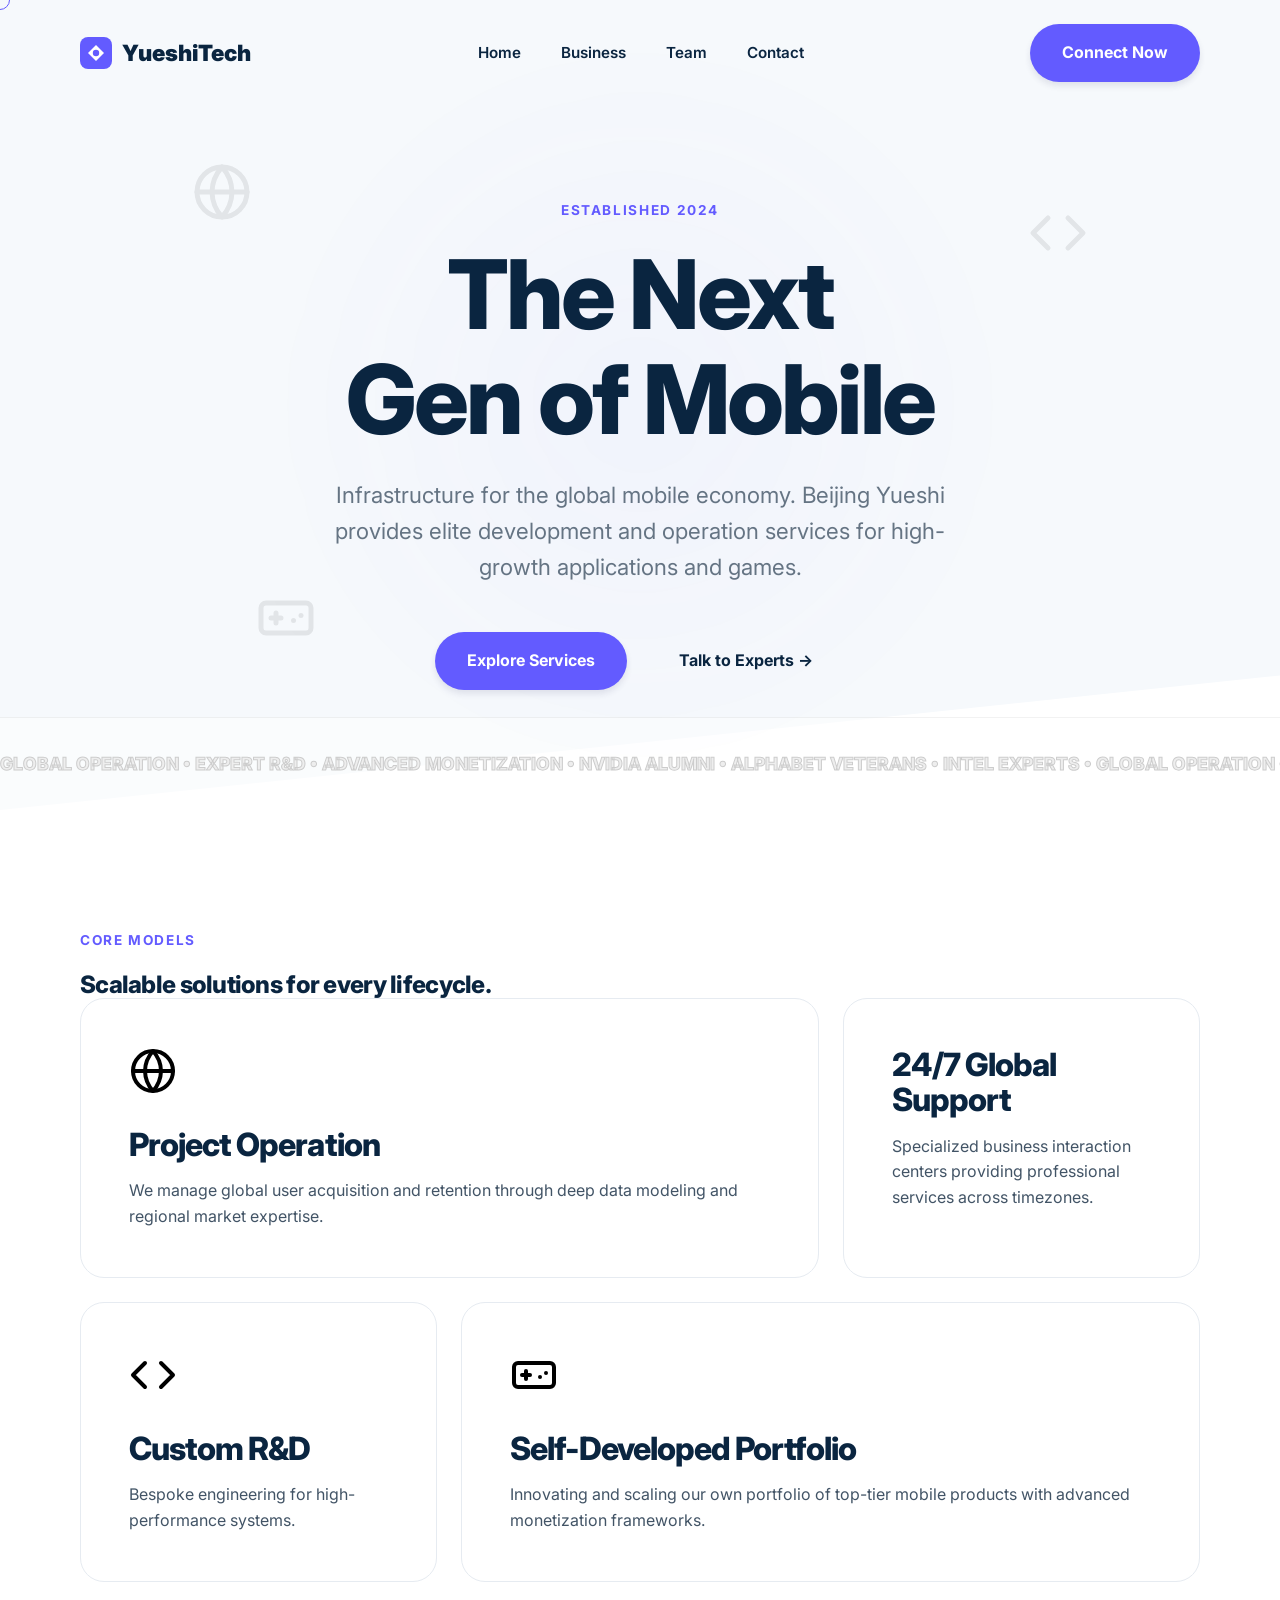
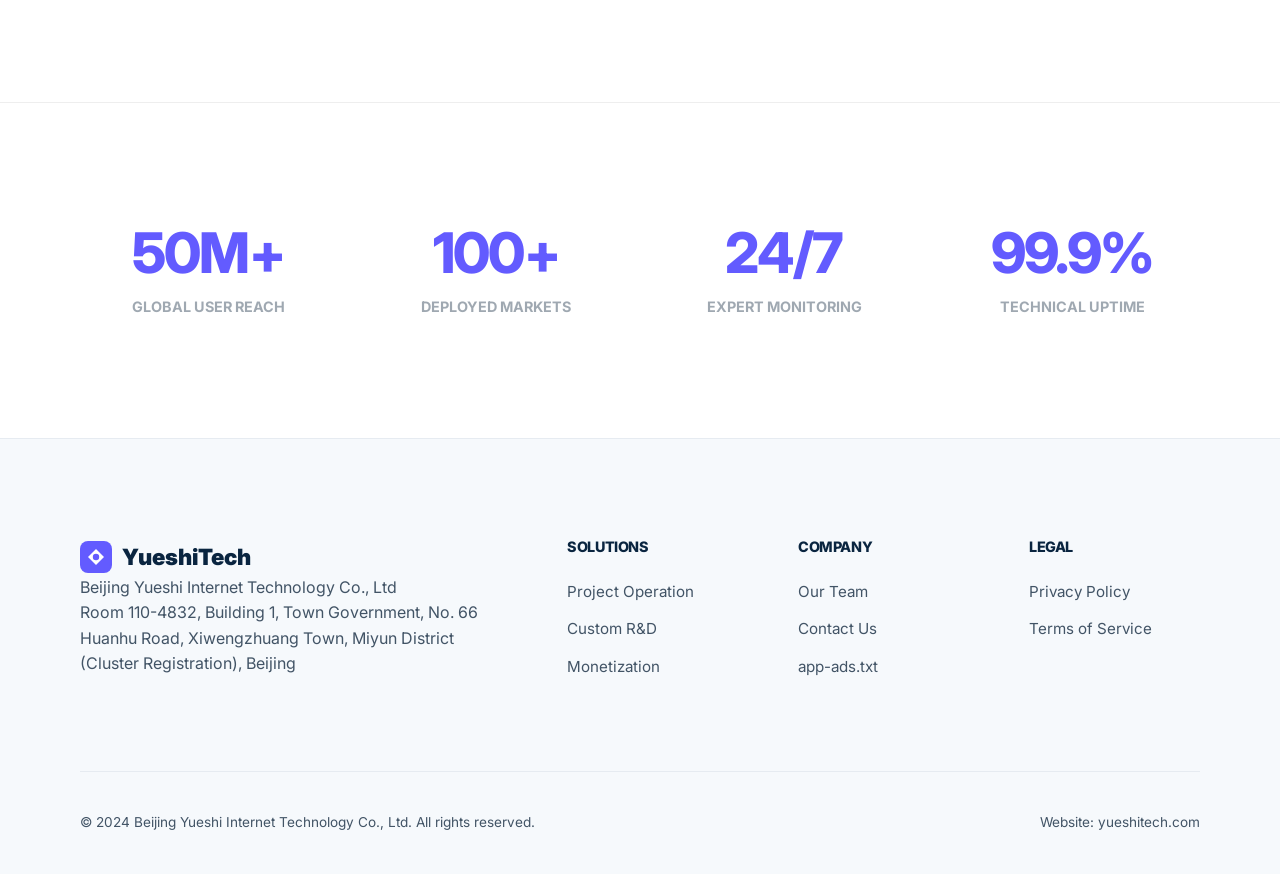
<file: index.html>
<!DOCTYPE html>
<html lang="en">
<head>
    <meta charset="UTF-8">
    <meta name="viewport" content="width=device-width, initial-scale=1.0">
    <title>Beijing Yueshi Internet Technology | Infrastructure for the Global Mobile Economy</title>
    <meta name="description" content="Beijing Yueshi Internet Technology Co., Ltd provides world-class mobile application and game operation, custom R&D, and monetization services. Powered by veterans from NVIDIA, Alphabet, and Intel.">
    <meta name="keywords" content="mobile app development, game operation, app monetization, global mobile services, Yueshi Technology, NVIDIA alumni, Alphabet alumni, Intel alumni">
    <link rel="stylesheet" href="css/style.css">
    <link rel="icon" href="svg/logo.svg" type="image/svg+xml">
    <link rel="preconnect" href="https://fonts.googleapis.com">
    <link rel="preconnect" href="https://fonts.gstatic.com" crossorigin>
    <link href="https://fonts.googleapis.com/css2?family=Inter:wght@400;500;600;700;800;900&display=swap" rel="stylesheet">
</head>
<body>
    <div class="cursor"></div>

    <header id="header">
        <div class="container">
            <nav>
                <a href="index.html" class="logo">
                    <img src="svg/logo.svg" alt="Yueshi Logo">
                    <span>YueshiTech</span>
                </a>
                <ul class="nav-links">
                    <li><a href="index.html">Home</a></li>
                    <li><a href="business.html">Business</a></li>
                    <li><a href="team.html">Team</a></li>
                    <li><a href="contact.html">Contact</a></li>
                </ul>
                <a href="contact.html" class="btn btn-primary">Connect Now</a>
            </nav>
        </div>
    </header>

    <main>
        <section id="home" class="hero">
            <div class="container hero-wrapper">
                <div class="hero-content">
                    <span class="section-tag">Established 2024</span>
                    <h1 class="reveal-text">
                        The Next <br>Gen of Mobile
                    </h1>
                    <p>Infrastructure for the global mobile economy. Beijing Yueshi provides elite development and operation services for high-growth applications and games.</p>
                    <div class="hero-btns">
                        <a href="business.html" class="btn btn-primary">Explore Services</a>
                        <a href="contact.html" class="btn btn-secondary">Talk to Experts &rarr;</a>
                    </div>
                </div>
                <div class="hero-visual">
                    <div class="mesh-gradient"></div>
                    <div class="floating-icons">
                        <img src="svg/icon-global.svg" class="f-icon i-1" alt="">
                        <img src="svg/icon-dev.svg" class="f-icon i-2" alt="">
                        <img src="svg/icon-game.svg" class="f-icon i-3" alt="">
                    </div>
                </div>
            </div>
            <div class="marquee-bar">
                <div class="marquee-content">
                    <span>Global Operation • Expert R&D • Advanced Monetization • NVIDIA Alumni • Alphabet Veterans • Intel Experts • Global Operation • Expert R&D • Advanced Monetization • NVIDIA Alumni • Alphabet Veterans • Intel Experts •</span>
                </div>
            </div>
        </section>

        <section class="section bento-section">
            <div class="container">
                <span class="section-tag">Core Models</span>
                <h2>Scalable solutions for every lifecycle.</h2>
                <div class="bento-grid">
                    <div class="bento-item large">
                        <img src="svg/icon-global.svg" class="feature-icon" alt="">
                        <h3>Project Operation</h3>
                        <p>We manage global user acquisition and retention through deep data modeling and regional market expertise.</p>
                    </div>
                    <div class="bento-item small accent-bg">
                        <h3>24/7 Global Support</h3>
                        <p>Specialized business interaction centers providing professional services across timezones.</p>
                    </div>
                    <div class="bento-item small">
                        <img src="svg/icon-dev.svg" class="feature-icon" alt="">
                        <h3>Custom R&D</h3>
                        <p>Bespoke engineering for high-performance systems.</p>
                    </div>
                    <div class="bento-item large">
                        <img src="svg/icon-game.svg" class="feature-icon" alt="">
                        <h3>Self-Developed Portfolio</h3>
                        <p>Innovating and scaling our own portfolio of top-tier mobile products with advanced monetization frameworks.</p>
                    </div>
                </div>
            </div>
        </section>

        <section class="section stats-section">
            <div class="container">
                <div class="stats-grid">
                    <div class="stat-item">
                        <h4>50M+</h4>
                        <p>Global User Reach</p>
                    </div>
                    <div class="stat-item">
                        <h4>100+</h4>
                        <p>Deployed Markets</p>
                    </div>
                    <div class="stat-item">
                        <h4>24/7</h4>
                        <p>Expert Monitoring</p>
                    </div>
                    <div class="stat-item">
                        <h4>99.9%</h4>
                        <p>Technical Uptime</p>
                    </div>
                </div>
            </div>
        </section>
    </main>

    <footer>
        <div class="container">
            <div class="footer-grid">
                <div class="footer-company">
                    <a href="index.html" class="logo">
                        <img src="svg/logo.svg" alt="Yueshi Logo">
                        <span>YueshiTech</span>
                    </a>
                    <p class="name">Beijing Yueshi Internet Technology Co., Ltd</p>
                    <p class="addr">Room 110-4832, Building 1, Town Government, No. 66 Huanhu Road, Xiwengzhuang Town, Miyun District (Cluster Registration), Beijing</p>
                </div>
                <div class="footer-links">
                    <h4>Solutions</h4>
                    <ul>
                        <li><a href="business.html">Project Operation</a></li>
                        <li><a href="business.html">Custom R&D</a></li>
                        <li><a href="business.html">Monetization</a></li>
                    </ul>
                </div>
                <div class="footer-links">
                    <h4>Company</h4>
                    <ul>
                        <li><a href="team.html">Our Team</a></li>
                        <li><a href="contact.html">Contact Us</a></li>
                        <li><a href="app-ads.txt">app-ads.txt</a></li>
                    </ul>
                </div>
                <div class="footer-links">
                    <h4>Legal</h4>
                    <ul>
                        <li><a href="privacy.html">Privacy Policy</a></li>
                        <li><a href="terms.html">Terms of Service</a></li>
                    </ul>
                </div>
            </div>
            <div class="footer-bottom">
                <p>&copy; 2024 Beijing Yueshi Internet Technology Co., Ltd. All rights reserved.</p>
                <p>Website: <a href="https://yueshitech.com" style="color: inherit; text-decoration: none;">yueshitech.com</a></p>
            </div>
        </div>
    </footer>

    <script src="js/script.js"></script>
</body>
</html>
</file>
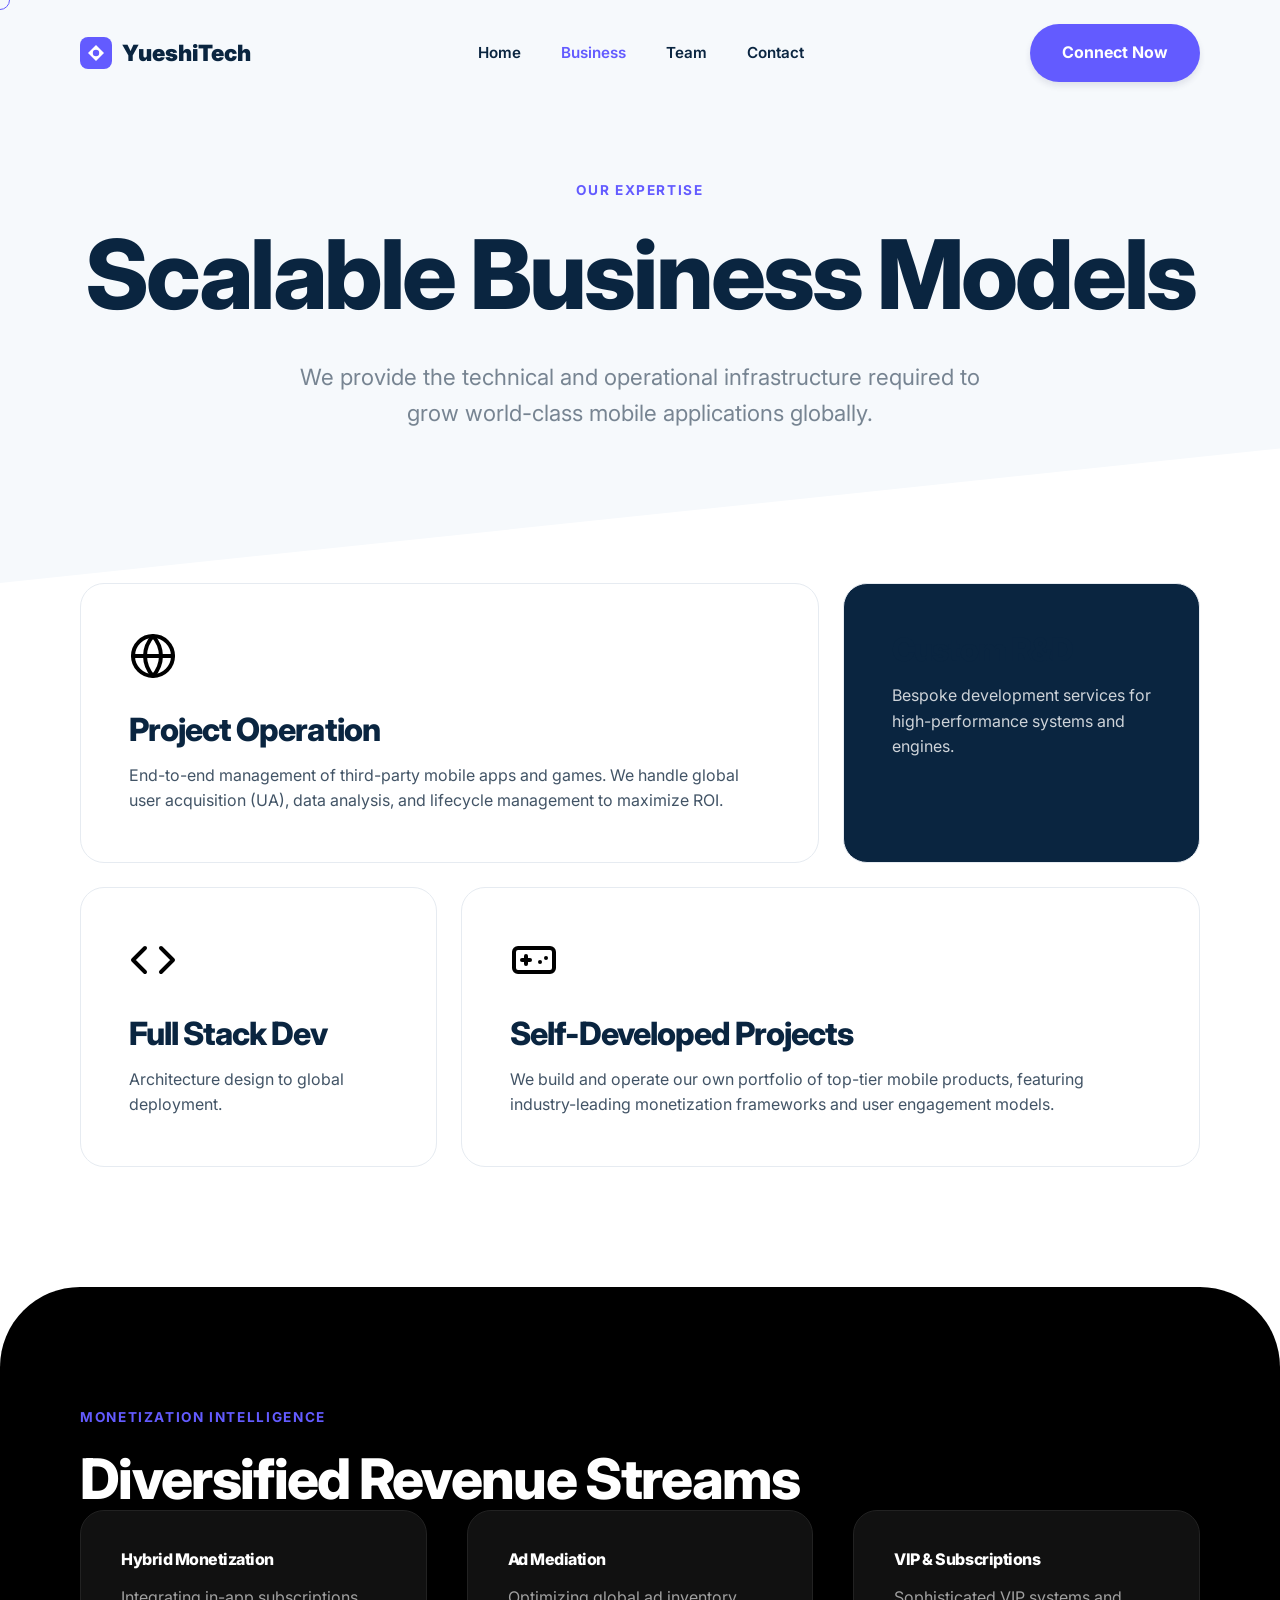
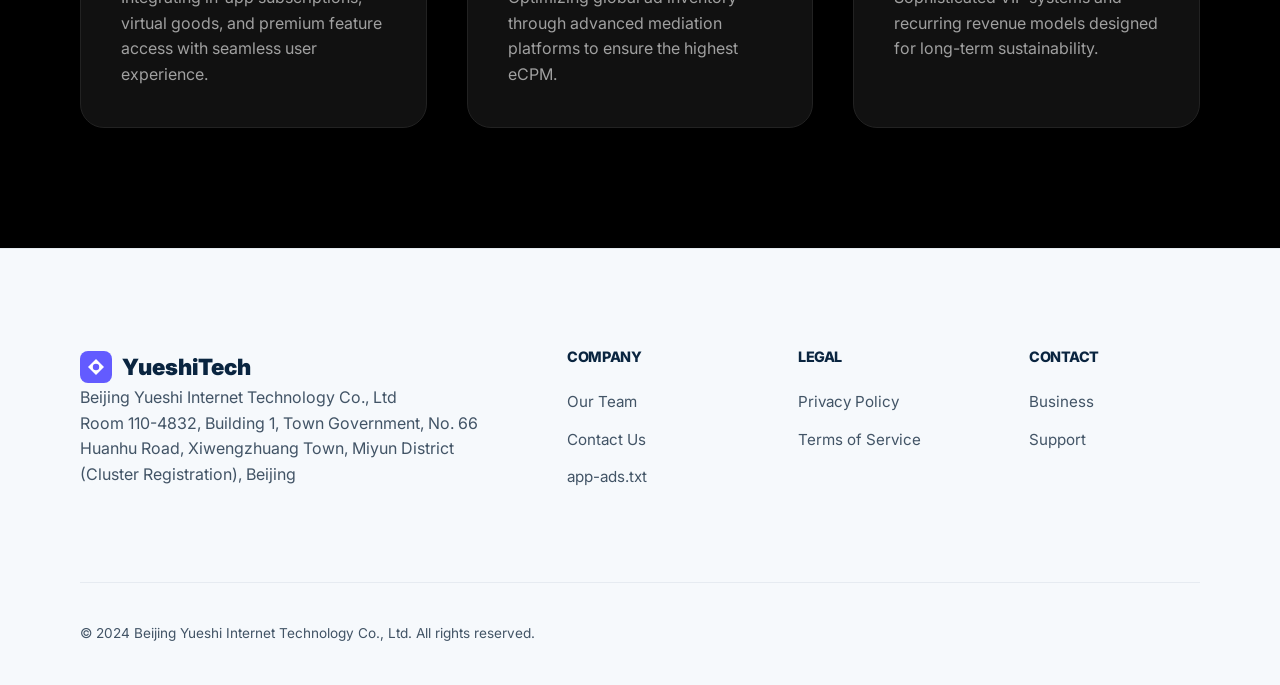
<file: business.html>
<!DOCTYPE html>
<html lang="en">
<head>
    <meta charset="UTF-8">
    <meta name="viewport" content="width=device-width, initial-scale=1.0">
    <title>Business Solutions | Beijing Yueshi Internet Technology</title>
    <meta name="description" content="Discover our global mobile application and game service models: Project Operation, Custom R&D, and Self-developed product operation.">
    <link rel="stylesheet" href="css/style.css">
    <link rel="icon" href="svg/logo.svg" type="image/svg+xml">
    <link rel="preconnect" href="https://fonts.googleapis.com">
    <link rel="preconnect" href="https://fonts.gstatic.com" crossorigin>
    <link href="https://fonts.googleapis.com/css2?family=Inter:wght@400;500;600;700;800;900&display=swap" rel="stylesheet">
</head>
<body>
    <div class="cursor"></div>
    <header class="scrolled">
        <div class="container">
            <nav>
                <a href="index.html" class="logo">
                    <img src="svg/logo.svg" alt="Yueshi Logo">
                    <span>YueshiTech</span>
                </a>
                <ul class="nav-links">
                    <li><a href="index.html">Home</a></li>
                    <li><a href="business.html" style="color: var(--primary-color);">Business</a></li>
                    <li><a href="team.html">Team</a></li>
                    <li><a href="contact.html">Contact</a></li>
                </ul>
                <a href="contact.html" class="btn btn-primary">Connect Now</a>
            </nav>
        </div>
    </header>

    <main>
        <section class="hero legal-hero" style="min-height: 60vh; padding-top: 180px; text-align: center;">
            <div class="container">
                <span class="section-tag">Our Expertise</span>
                <h1 style="font-size: clamp(3rem, 10vw, 6rem);">Scalable Business Models</h1>
                <p style="max-width: 700px; margin: 32px auto; font-size: 1.4rem; opacity: 0.7;">We provide the technical and operational infrastructure required to grow world-class mobile applications globally.</p>
            </div>
        </section>

        <section class="section" style="padding-top: 0;">
            <div class="container">
                <div class="bento-grid">
                    <div class="bento-item large">
                        <img src="svg/icon-global.svg" class="feature-icon" alt="">
                        <h3>Project Operation</h3>
                        <p>End-to-end management of third-party mobile apps and games. We handle global user acquisition (UA), data analysis, and lifecycle management to maximize ROI.</p>
                    </div>
                    <div class="bento-item small" style="background: var(--secondary-color); color: white;">
                        <h3>Custom R&D</h3>
                        <p style="opacity: 0.8;">Bespoke development services for high-performance systems and engines.</p>
                    </div>
                    <div class="bento-item small">
                        <img src="svg/icon-dev.svg" class="feature-icon" alt="">
                        <h3>Full Stack Dev</h3>
                        <p>Architecture design to global deployment.</p>
                    </div>
                    <div class="bento-item large">
                        <img src="svg/icon-game.svg" class="feature-icon" alt="">
                        <h3>Self-Developed Projects</h3>
                        <p>We build and operate our own portfolio of top-tier mobile products, featuring industry-leading monetization frameworks and user engagement models.</p>
                    </div>
                </div>
            </div>
        </section>

        <section class="section" style="background: #000; color: #fff; border-radius: 80px 80px 0 0;">
            <div class="container">
                <div class="section-header">
                    <span class="section-tag">Monetization Intelligence</span>
                    <h2 style="color: #fff; font-size: 3.5rem;">Diversified Revenue Streams</h2>
                </div>
                <div class="grid" style="display: grid; grid-template-columns: repeat(auto-fit, minmax(300px, 1fr)); gap: 40px;">
                    <div class="card" style="background: #111; border: 1px solid #222; padding: 40px; border-radius: 24px;">
                        <h4 style="color: #fff; margin-bottom: 16px;">Hybrid Monetization</h4>
                        <p style="opacity: 0.6;">Integrating in-app subscriptions, virtual goods, and premium feature access with seamless user experience.</p>
                    </div>
                    <div class="card" style="background: #111; border: 1px solid #222; padding: 40px; border-radius: 24px;">
                        <h4 style="color: #fff; margin-bottom: 16px;">Ad Mediation</h4>
                        <p style="opacity: 0.6;">Optimizing global ad inventory through advanced mediation platforms to ensure the highest eCPM.</p>
                    </div>
                    <div class="card" style="background: #111; border: 1px solid #222; padding: 40px; border-radius: 24px;">
                        <h4 style="color: #fff; margin-bottom: 16px;">VIP & Subscriptions</h4>
                        <p style="opacity: 0.6;">Sophisticated VIP systems and recurring revenue models designed for long-term sustainability.</p>
                    </div>
                </div>
            </div>
        </section>
    </main>

    <footer>
        <div class="container">
            <div class="footer-grid">
                <div class="footer-company">
                    <a href="index.html" class="logo">
                        <img src="svg/logo.svg" alt="Yueshi Logo">
                        <span>YueshiTech</span>
                    </a>
                    <p class="name">Beijing Yueshi Internet Technology Co., Ltd</p>
                    <p class="addr">Room 110-4832, Building 1, Town Government, No. 66 Huanhu Road, Xiwengzhuang Town, Miyun District (Cluster Registration), Beijing</p>
                </div>
                <div class="footer-links">
                    <h4>Company</h4>
                    <ul>
                        <li><a href="team.html">Our Team</a></li>
                        <li><a href="contact.html">Contact Us</a></li>
                        <li><a href="app-ads.txt">app-ads.txt</a></li>
                    </ul>
                </div>
                <div class="footer-links">
                    <h4>Legal</h4>
                    <ul>
                        <li><a href="privacy.html">Privacy Policy</a></li>
                        <li><a href="terms.html">Terms of Service</a></li>
                    </ul>
                </div>
                <div class="footer-links">
                    <h4>Contact</h4>
                    <ul>
                        <li><a href="mailto:zhangmingming@yueshitech.com">Business</a></li>
                        <li><a href="mailto:support@yueshitech.com">Support</a></li>
                    </ul>
                </div>
            </div>
            <div class="footer-bottom">
                <p>&copy; 2024 Beijing Yueshi Internet Technology Co., Ltd. All rights reserved.</p>
            </div>
        </div>
    </footer>
    <script src="js/script.js"></script>
</body>
</html>
</file>
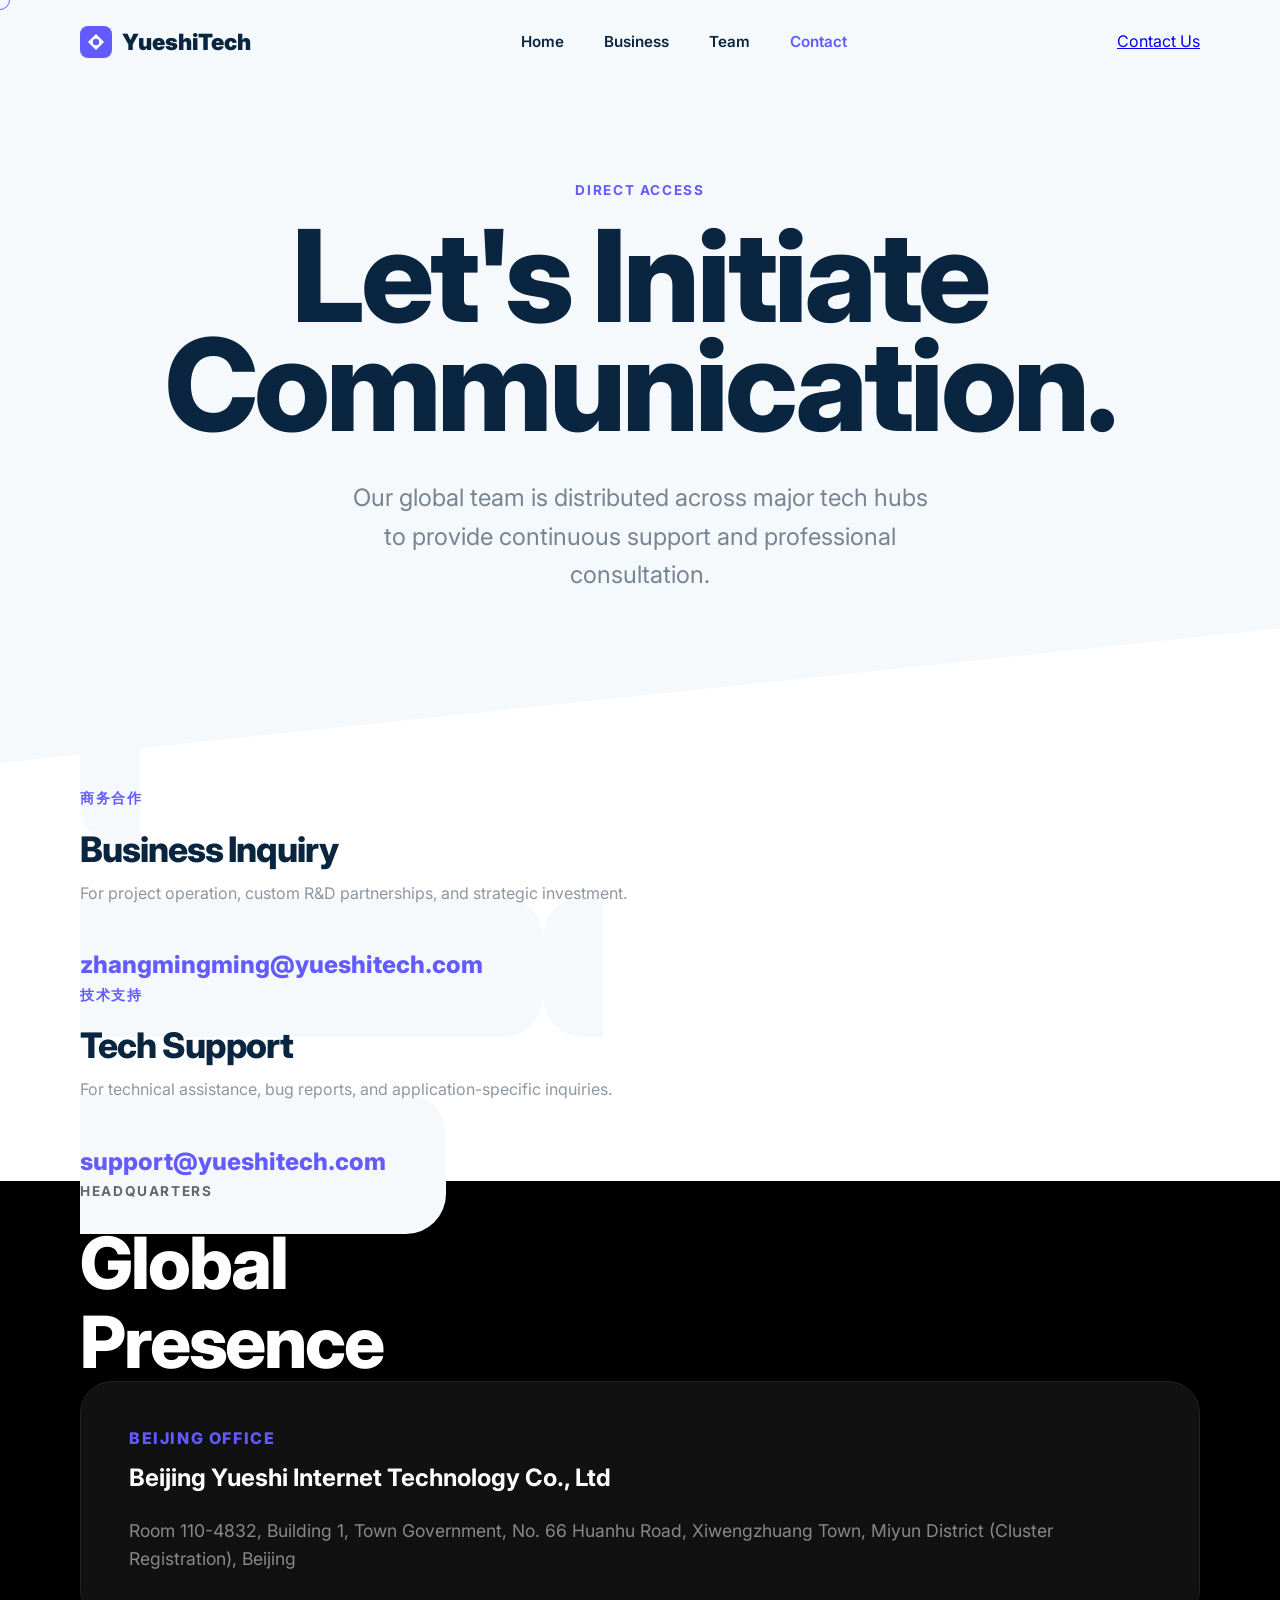
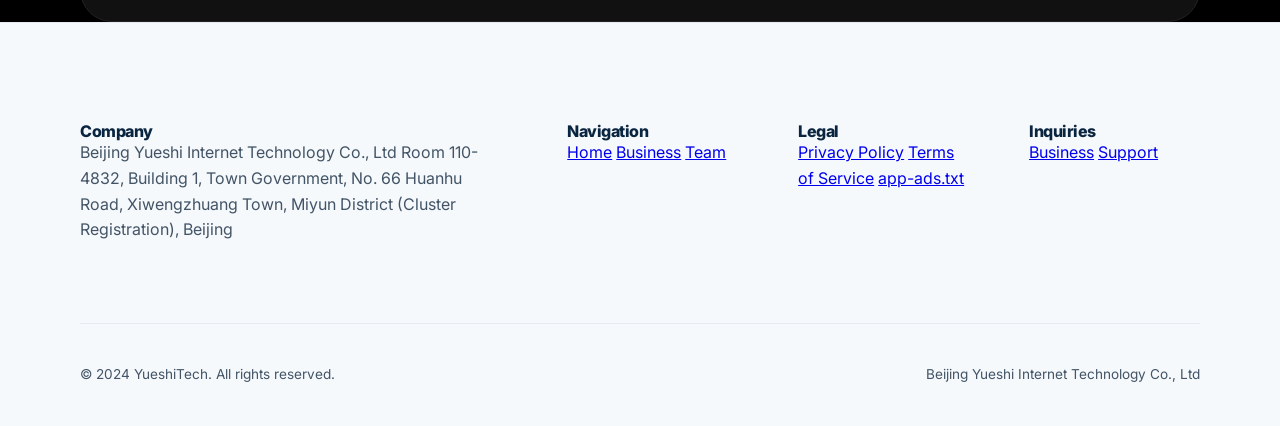
<file: contact.html>
<!DOCTYPE html>
<html lang="en">
<head>
    <meta charset="UTF-8">
    <meta name="viewport" content="width=device-width, initial-scale=1.0">
    <title>Contact Us | Yueshi Internet Technology</title>
    <meta name="description" content="Connect with the Yueshi Technology team for global business inquiries, technical R&D partnerships, and mobile application support.">
    <link rel="stylesheet" href="css/style.css">
    <link rel="icon" href="svg/logo.svg" type="image/svg+xml">
    <link rel="preconnect" href="https://fonts.googleapis.com">
    <link rel="preconnect" href="https://fonts.gstatic.com" crossorigin>
    <link href="https://fonts.googleapis.com/css2?family=Inter:wght@400;600;700;800;900&display=swap" rel="stylesheet">
</head>
<body>
    <div class="cursor"></div>

    <header class="scrolled">
        <div class="container">
            <nav>
                <a href="index.html" class="logo">
                    <img src="svg/logo.svg" alt="Yueshi Logo" width="32" height="32">
                    <span>YueshiTech</span>
                </a>
                <ul class="nav-links">
                    <li><a href="index.html">Home</a></li>
                    <li><a href="business.html">Business</a></li>
                    <li><a href="team.html">Team</a></li>
                    <li><a href="contact.html" style="color: var(--primary-color);">Contact</a></li>
                </ul>
                <a href="contact.html" class="btn-magnetic">Contact Us</a>
            </nav>
        </div>
    </header>

    <main>
        <section class="hero" style="min-height: 60vh; padding-top: 180px;">
            <div class="container">
                <span class="section-tag">Direct Access</span>
                <h1 style="font-size: clamp(3rem, 10vw, 8rem); line-height: 0.85;">Let's Initiate <br>Communication.</h1>
                <p style="font-size: 1.5rem; max-width: 600px; opacity: 0.7; margin-top: 40px;">Our global team is distributed across major tech hubs to provide continuous support and professional consultation.</p>
            </div>
        </section>

        <section id="contact-channels" style="padding-top: 0;">
            <div class="container">
                <div class="grid" style="grid-template-columns: repeat(auto-fit, minmax(400px, 1fr)); gap: 30px;">
                    <a href="mailto:zhangmingming@yueshitech.com" class="card" style="background: var(--bg-light); text-decoration: none; color: inherit; padding: 60px; border-radius: 40px; transition: var(--transition-smooth);">
                        <span class="section-tag">商务合作</span>
                        <h3 style="font-size: 2.2rem; margin-bottom: 12px;">Business Inquiry</h3>
                        <p style="opacity: 0.6; margin-bottom: 40px;">For project operation, custom R&D partnerships, and strategic investment.</p>
                        <span style="font-size: 1.5rem; font-weight: 800; color: var(--primary-color);">zhangmingming@yueshitech.com</span>
                    </a>

                    <a href="mailto:support@yueshitech.com" class="card" style="background: var(--bg-light); text-decoration: none; color: inherit; padding: 60px; border-radius: 40px; transition: var(--transition-smooth);">
                        <span class="section-tag">技术支持</span>
                        <h3 style="font-size: 2.2rem; margin-bottom: 12px;">Tech Support</h3>
                        <p style="opacity: 0.6; margin-bottom: 40px;">For technical assistance, bug reports, and application-specific inquiries.</p>
                        <span style="font-size: 1.5rem; font-weight: 800; color: var(--primary-color);">support@yueshitech.com</span>
                    </a>
                </div>
            </div>
        </section>

        <section id="location" style="background-color: #000; color: #fff;">
            <div class="container">
                <div class="team-flex-layout">
                    <div class="team-intro">
                        <span class="section-tag" style="color: #666;">Headquarters</span>
                        <h2 style="color: #fff; font-size: 4.5rem;">Global <br>Presence</h2>
                    </div>
                    <div class="team-grid">
                        <div style="padding: 48px; background: #111; border: 1px solid #222; border-radius: 32px;">
                            <h4 style="color: var(--primary-color); margin-bottom: 16px; text-transform: uppercase; letter-spacing: 0.1em;">Beijing Office</h4>
                            <p style="font-size: 1.5rem; font-weight: 700; line-height: 1.2; margin-bottom: 24px;">Beijing Yueshi Internet Technology Co., Ltd</p>
                            <p style="opacity: 0.5; font-size: 1.1rem; line-height: 1.6;">Room 110-4832, Building 1, Town Government, No. 66 Huanhu Road, Xiwengzhuang Town, Miyun District (Cluster Registration), Beijing</p>
                        </div>
                    </div>
                </div>
            </div>
        </section>
    </main>

    <footer>
        <div class="container">
            <div class="footer-grid">
                <div class="footer-link-group company-info">
                    <h4>Company</h4>
                    <span class="name">Beijing Yueshi Internet Technology Co., Ltd</span>
                    <span class="addr">Room 110-4832, Building 1, Town Government, No. 66 Huanhu Road, Xiwengzhuang Town, Miyun District (Cluster Registration), Beijing</span>
                </div>
                <div class="footer-link-group">
                    <h4>Navigation</h4>
                    <a href="index.html">Home</a>
                    <a href="business.html">Business</a>
                    <a href="team.html">Team</a>
                </div>
                <div class="footer-link-group">
                    <h4>Legal</h4>
                    <a href="privacy.html">Privacy Policy</a>
                    <a href="terms.html">Terms of Service</a>
                    <a href="app-ads.txt">app-ads.txt</a>
                </div>
                <div class="footer-link-group">
                    <h4>Inquiries</h4>
                    <a href="mailto:zhangmingming@yueshitech.com">Business</a>
                    <a href="mailto:support@yueshitech.com">Support</a>
                </div>
            </div>
            <div class="footer-bottom">
                <p>&copy; 2024 YueshiTech. All rights reserved.</p>
                <p>Beijing Yueshi Internet Technology Co., Ltd</p>
            </div>
        </div>
    </footer>

    <script src="js/script.js"></script>
</body>
</html>
</file>
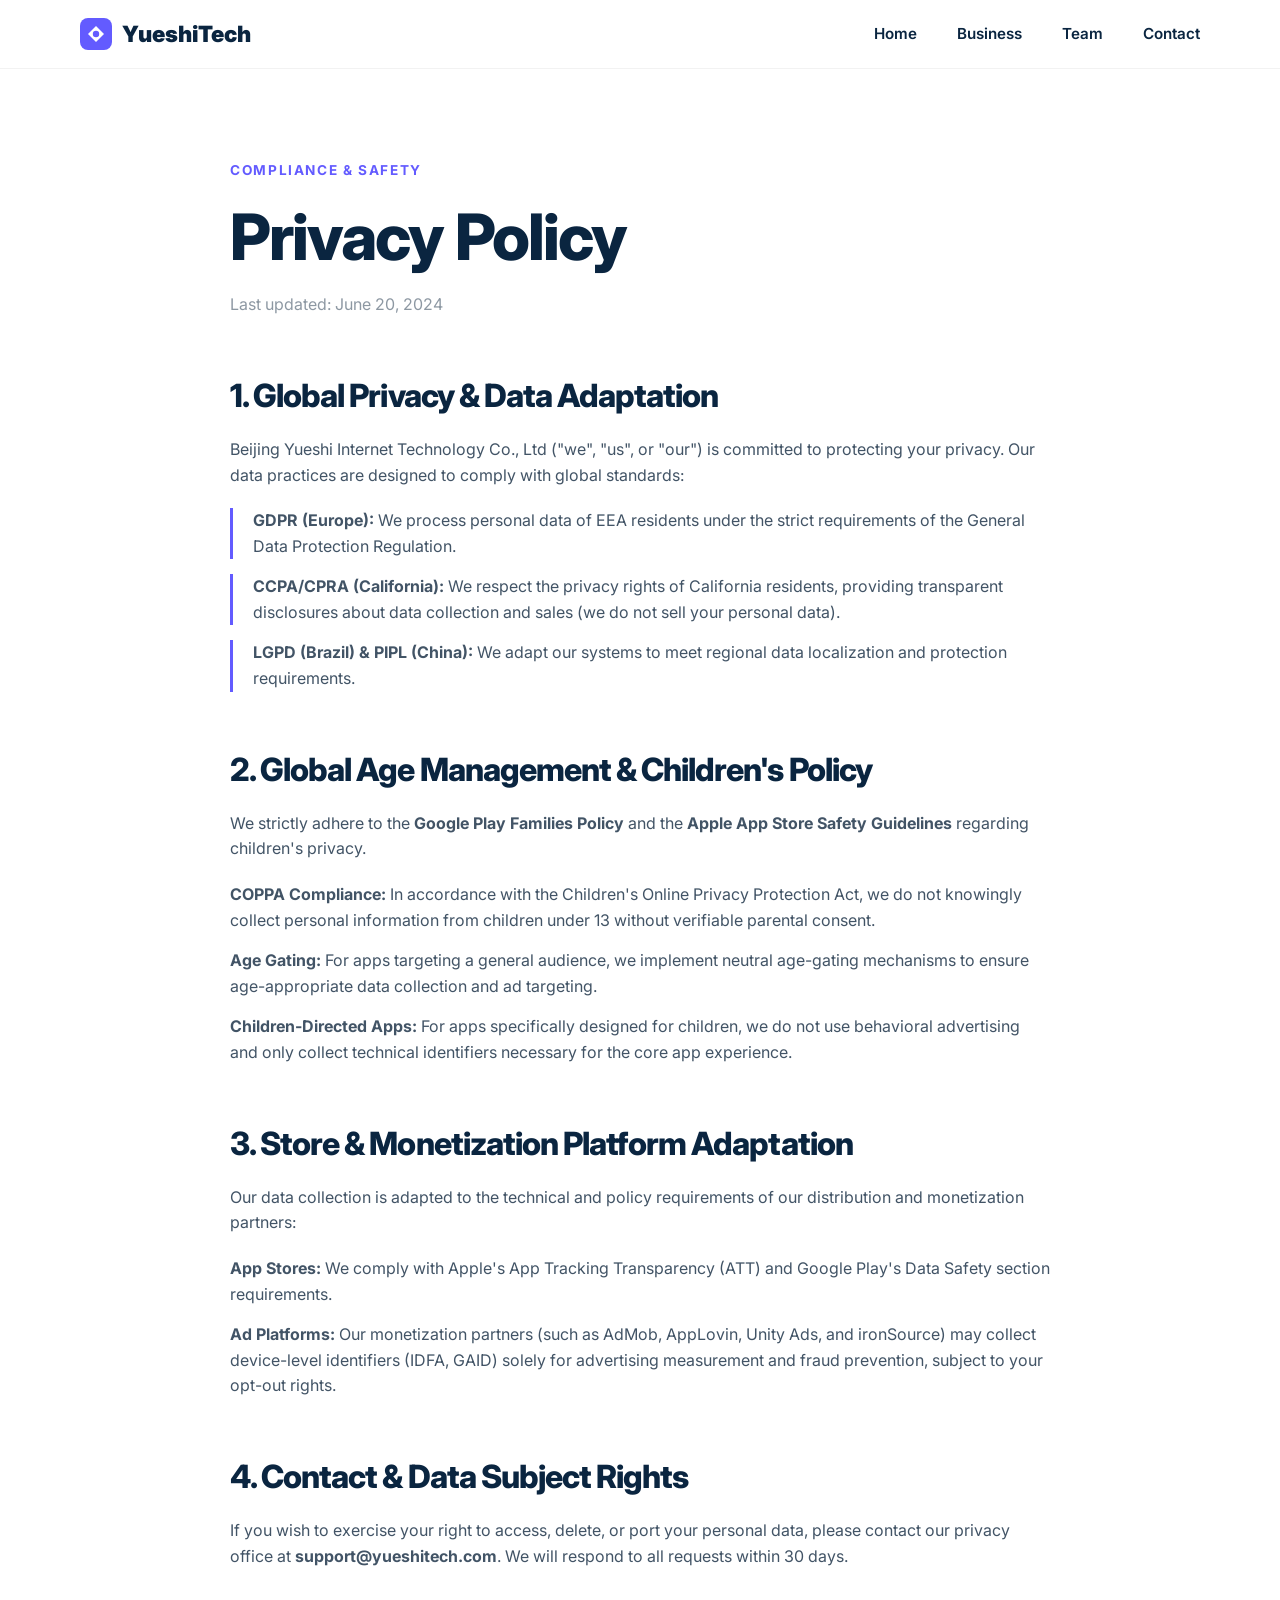
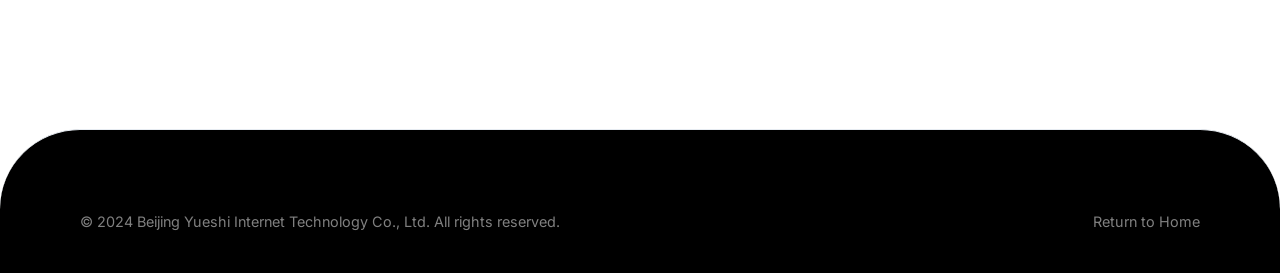
<file: privacy.html>
<!DOCTYPE html>
<html lang="en">
<head>
    <meta charset="UTF-8">
    <meta name="viewport" content="width=device-width, initial-scale=1.0">
    <title>Privacy Policy | Beijing Yueshi Internet Technology Co., Ltd</title>
    <link rel="stylesheet" href="css/style.css">
    <link rel="icon" href="svg/logo.svg" type="image/svg+xml">
    <link rel="preconnect" href="https://fonts.googleapis.com">
    <link rel="preconnect" href="https://fonts.gstatic.com" crossorigin>
    <link href="https://fonts.googleapis.com/css2?family=Inter:wght@400;600;700;800;900&display=swap" rel="stylesheet">
</head>
<body class="legal-page">
    <header class="scrolled">
        <div class="container">
            <nav>
                <a href="index.html" class="logo">
                    <img src="svg/logo.svg" alt="Yueshi Logo" width="32" height="32">
                    <span>YueshiTech</span>
                </a>
                <ul class="nav-links">
                    <li><a href="index.html">Home</a></li>
                    <li><a href="business.html">Business</a></li>
                    <li><a href="team.html">Team</a></li>
                    <li><a href="contact.html">Contact</a></li>
                </ul>
            </nav>
        </div>
    </header>

    <main class="container legal-content" style="padding-top: 160px; padding-bottom: 100px; max-width: 900px;">
        <span class="section-tag">Compliance & Safety</span>
        <h1 style="font-size: 4rem; margin-bottom: 20px;">Privacy Policy</h1>
        <p style="opacity: 0.6; margin-bottom: 60px;">Last updated: June 20, 2024</p>

        <section style="margin-bottom: 60px;">
            <h2 style="font-size: 2rem; margin-bottom: 24px;">1. Global Privacy & Data Adaptation</h2>
            <p style="margin-bottom: 20px;">Beijing Yueshi Internet Technology Co., Ltd ("we", "us", or "our") is committed to protecting your privacy. Our data practices are designed to comply with global standards:</p>
            <ul style="list-style: none; padding-left: 0;">
                <li style="margin-bottom: 15px; padding-left: 20px; border-left: 3px solid var(--primary-color);"><strong>GDPR (Europe):</strong> We process personal data of EEA residents under the strict requirements of the General Data Protection Regulation.</li>
                <li style="margin-bottom: 15px; padding-left: 20px; border-left: 3px solid var(--primary-color);"><strong>CCPA/CPRA (California):</strong> We respect the privacy rights of California residents, providing transparent disclosures about data collection and sales (we do not sell your personal data).</li>
                <li style="margin-bottom: 15px; padding-left: 20px; border-left: 3px solid var(--primary-color);"><strong>LGPD (Brazil) & PIPL (China):</strong> We adapt our systems to meet regional data localization and protection requirements.</li>
            </ul>
        </section>

        <section style="margin-bottom: 60px;">
            <h2 style="font-size: 2rem; margin-bottom: 24px;">2. Global Age Management & Children's Policy</h2>
            <p style="margin-bottom: 20px;">We strictly adhere to the <strong>Google Play Families Policy</strong> and the <strong>Apple App Store Safety Guidelines</strong> regarding children's privacy.</p>
            <ul style="list-style: none; padding-left: 0;">
                <li style="margin-bottom: 15px;"><strong>COPPA Compliance:</strong> In accordance with the Children's Online Privacy Protection Act, we do not knowingly collect personal information from children under 13 without verifiable parental consent.</li>
                <li style="margin-bottom: 15px;"><strong>Age Gating:</strong> For apps targeting a general audience, we implement neutral age-gating mechanisms to ensure age-appropriate data collection and ad targeting.</li>
                <li style="margin-bottom: 15px;"><strong>Children-Directed Apps:</strong> For apps specifically designed for children, we do not use behavioral advertising and only collect technical identifiers necessary for the core app experience.</li>
            </ul>
        </section>

        <section style="margin-bottom: 60px;">
            <h2 style="font-size: 2rem; margin-bottom: 24px;">3. Store & Monetization Platform Adaptation</h2>
            <p style="margin-bottom: 20px;">Our data collection is adapted to the technical and policy requirements of our distribution and monetization partners:</p>
            <ul style="list-style: none; padding-left: 0;">
                <li style="margin-bottom: 15px;"><strong>App Stores:</strong> We comply with Apple's App Tracking Transparency (ATT) and Google Play's Data Safety section requirements.</li>
                <li style="margin-bottom: 15px;"><strong>Ad Platforms:</strong> Our monetization partners (such as AdMob, AppLovin, Unity Ads, and ironSource) may collect device-level identifiers (IDFA, GAID) solely for advertising measurement and fraud prevention, subject to your opt-out rights.</li>
            </ul>
        </section>

        <section style="margin-bottom: 60px;">
            <h2 style="font-size: 2rem; margin-bottom: 24px;">4. Contact & Data Subject Rights</h2>
            <p>If you wish to exercise your right to access, delete, or port your personal data, please contact our privacy office at <strong>support@yueshitech.com</strong>. We will respond to all requests within 30 days.</p>
        </section>
    </main>

    <footer style="background: #000; color: #fff; padding: 80px 0 40px; border-radius: 80px 80px 0 0;">
        <div class="container">
            <div style="display: flex; justify-content: space-between; align-items: center; opacity: 0.5; font-size: 0.9rem;">
                <p>&copy; 2024 Beijing Yueshi Internet Technology Co., Ltd. All rights reserved.</p>
                <a href="index.html" style="color: #fff; text-decoration: none;">Return to Home</a>
            </div>
        </div>
    </footer>
</body>
</html>
</file>
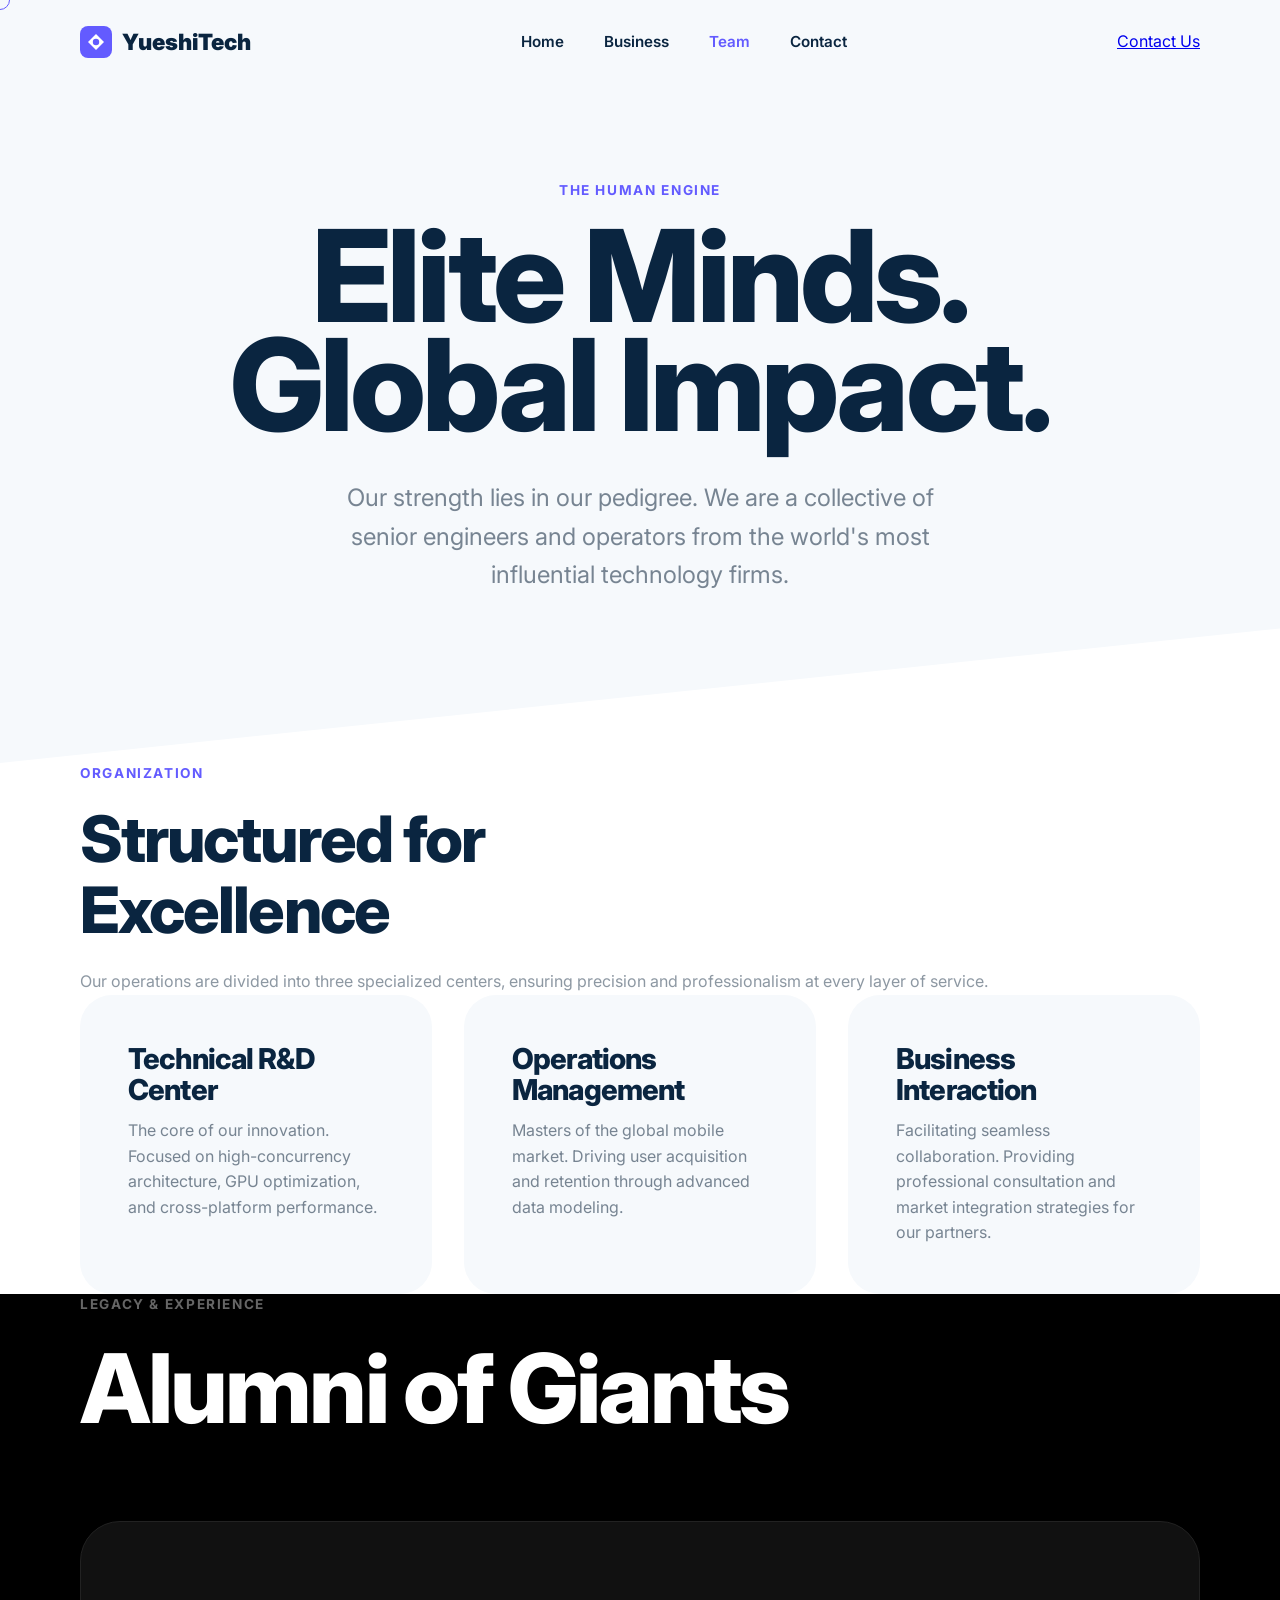
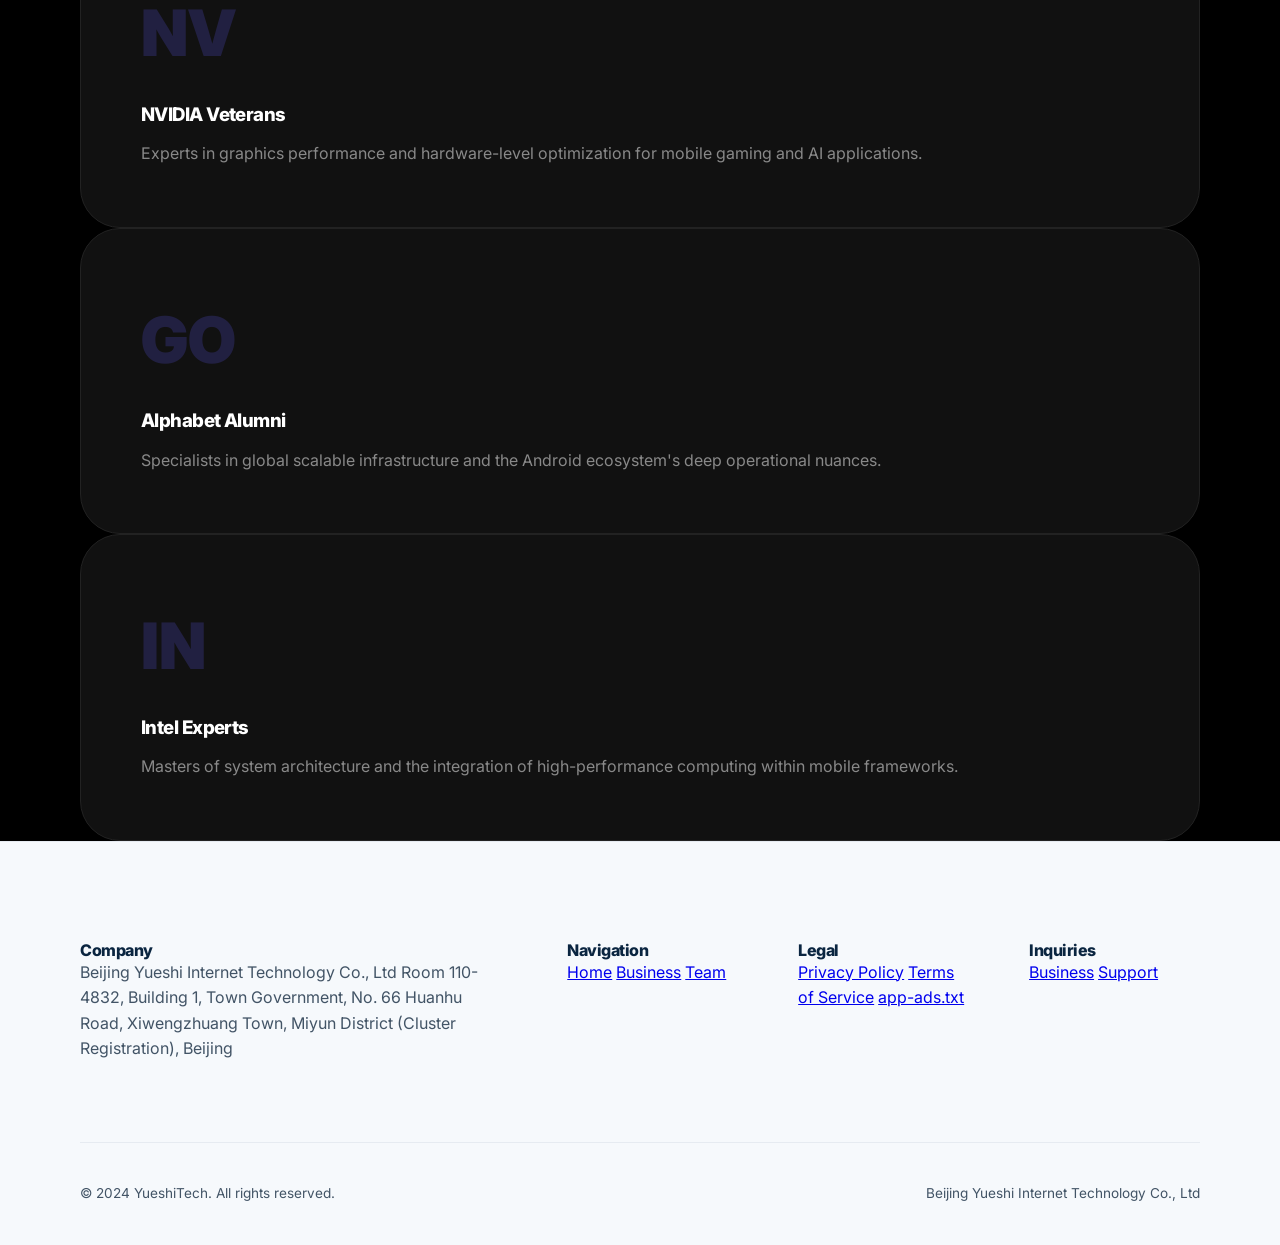
<file: team.html>
<!DOCTYPE html>
<html lang="en">
<head>
    <meta charset="UTF-8">
    <meta name="viewport" content="width=device-width, initial-scale=1.0">
    <title>Our Team | Yueshi Internet Technology</title>
    <meta name="description" content="Meet the elite engineering team at Yueshi Technology. Alumni from NVIDIA, Alphabet, and Intel driving global mobile innovation.">
    <link rel="stylesheet" href="css/style.css">
    <link rel="icon" href="svg/logo.svg" type="image/svg+xml">
    <link rel="preconnect" href="https://fonts.googleapis.com">
    <link rel="preconnect" href="https://fonts.gstatic.com" crossorigin>
    <link href="https://fonts.googleapis.com/css2?family=Inter:wght@400;600;700;800;900&display=swap" rel="stylesheet">
</head>
<body>
    <div class="cursor"></div>

    <header class="scrolled">
        <div class="container">
            <nav>
                <a href="index.html" class="logo">
                    <img src="svg/logo.svg" alt="Yueshi Logo" width="32" height="32">
                    <span>YueshiTech</span>
                </a>
                <ul class="nav-links">
                    <li><a href="index.html">Home</a></li>
                    <li><a href="business.html">Business</a></li>
                    <li><a href="team.html" style="color: var(--primary-color);">Team</a></li>
                    <li><a href="contact.html">Contact</a></li>
                </ul>
                <a href="contact.html" class="btn-magnetic">Contact Us</a>
            </nav>
        </div>
    </header>

    <main>
        <section class="hero" style="min-height: 50vh; padding-top: 180px;">
            <div class="container">
                <span class="section-tag">The Human Engine</span>
                <h1 style="font-size: clamp(3rem, 10vw, 8rem); max-width: 1000px; line-height: 0.85;">Elite Minds. <br>Global Impact.</h1>
                <p style="font-size: 1.5rem; max-width: 650px; opacity: 0.7; margin-top: 40px;">Our strength lies in our pedigree. We are a collective of senior engineers and operators from the world's most influential technology firms.</p>
            </div>
        </section>

        <section id="structure" style="padding-top: 0;">
            <div class="container">
                <div class="team-flex-layout">
                    <div class="team-intro">
                        <span class="section-tag">Organization</span>
                        <h2 style="font-size: 4rem;">Structured for <br>Excellence</h2>
                        <p style="margin-top: 24px; opacity: 0.6;">Our operations are divided into three specialized centers, ensuring precision and professionalism at every layer of service.</p>
                    </div>
                    <div class="team-grid">
                        <div class="team-member-item" style="background: var(--bg-light); padding: 48px; border-radius: 32px;">
                            <div style="flex: 1;">
                                <h3 style="font-size: 1.8rem; margin-bottom: 12px;">Technical R&D Center</h3>
                                <p style="opacity: 0.7;">The core of our innovation. Focused on high-concurrency architecture, GPU optimization, and cross-platform performance.</p>
                            </div>
                        </div>
                        <div class="team-member-item" style="background: var(--bg-light); padding: 48px; border-radius: 32px;">
                            <div style="flex: 1;">
                                <h3 style="font-size: 1.8rem; margin-bottom: 12px;">Operations Management</h3>
                                <p style="opacity: 0.7;">Masters of the global mobile market. Driving user acquisition and retention through advanced data modeling.</p>
                            </div>
                        </div>
                        <div class="team-member-item" style="background: var(--bg-light); padding: 48px; border-radius: 32px;">
                            <div style="flex: 1;">
                                <h3 style="font-size: 1.8rem; margin-bottom: 12px;">Business Interaction</h3>
                                <p style="opacity: 0.7;">Facilitating seamless collaboration. Providing professional consultation and market integration strategies for our partners.</p>
                            </div>
                        </div>
                    </div>
                </div>
            </div>
        </section>

        <section id="pedigree" style="background-color: #000; color: #fff;">
            <div class="container">
                <span class="section-tag" style="color: #666;">Legacy & Experience</span>
                <h2 style="color: #fff; font-size: clamp(3rem, 8vw, 6rem); margin-bottom: 80px;">Alumni of Giants</h2>

                <div class="grid" style="grid-template-columns: repeat(auto-fit, minmax(300px, 1fr)); gap: 30px;">
                    <div class="card" style="background: #111; border: 1px solid #222; padding: 60px; border-radius: 40px;">
                        <span style="font-size: 4rem; font-weight: 900; color: var(--primary-color); opacity: 0.2; display: block; margin-bottom: 20px;">NV</span>
                        <h3 style="color: #fff; margin-bottom: 16px;">NVIDIA Veterans</h3>
                        <p style="opacity: 0.5;">Experts in graphics performance and hardware-level optimization for mobile gaming and AI applications.</p>
                    </div>
                    <div class="card" style="background: #111; border: 1px solid #222; padding: 60px; border-radius: 40px;">
                        <span style="font-size: 4rem; font-weight: 900; color: var(--primary-color); opacity: 0.2; display: block; margin-bottom: 20px;">GO</span>
                        <h3 style="color: #fff; margin-bottom: 16px;">Alphabet Alumni</h3>
                        <p style="opacity: 0.5;">Specialists in global scalable infrastructure and the Android ecosystem's deep operational nuances.</p>
                    </div>
                    <div class="card" style="background: #111; border: 1px solid #222; padding: 60px; border-radius: 40px;">
                        <span style="font-size: 4rem; font-weight: 900; color: var(--primary-color); opacity: 0.2; display: block; margin-bottom: 20px;">IN</span>
                        <h3 style="color: #fff; margin-bottom: 16px;">Intel Experts</h3>
                        <p style="opacity: 0.5;">Masters of system architecture and the integration of high-performance computing within mobile frameworks.</p>
                    </div>
                </div>
            </div>
        </section>
    </main>

    <footer>
        <div class="container">
            <div class="footer-grid">
                <div class="footer-link-group company-info">
                    <h4>Company</h4>
                    <span class="name">Beijing Yueshi Internet Technology Co., Ltd</span>
                    <span class="addr">Room 110-4832, Building 1, Town Government, No. 66 Huanhu Road, Xiwengzhuang Town, Miyun District (Cluster Registration), Beijing</span>
                </div>
                <div class="footer-link-group">
                    <h4>Navigation</h4>
                    <a href="index.html">Home</a>
                    <a href="business.html">Business</a>
                    <a href="team.html">Team</a>
                </div>
                <div class="footer-link-group">
                    <h4>Legal</h4>
                    <a href="privacy.html">Privacy Policy</a>
                    <a href="terms.html">Terms of Service</a>
                    <a href="app-ads.txt">app-ads.txt</a>
                </div>
                <div class="footer-link-group">
                    <h4>Inquiries</h4>
                    <a href="mailto:zhangmingming@yueshitech.com">Business</a>
                    <a href="mailto:support@yueshitech.com">Support</a>
                </div>
            </div>
            <div class="footer-bottom">
                <p>&copy; 2024 YueshiTech. All rights reserved.</p>
                <p>Beijing Yueshi Internet Technology Co., Ltd</p>
            </div>
        </div>
    </footer>

    <script src="js/script.js"></script>
</body>
</html>
</file>
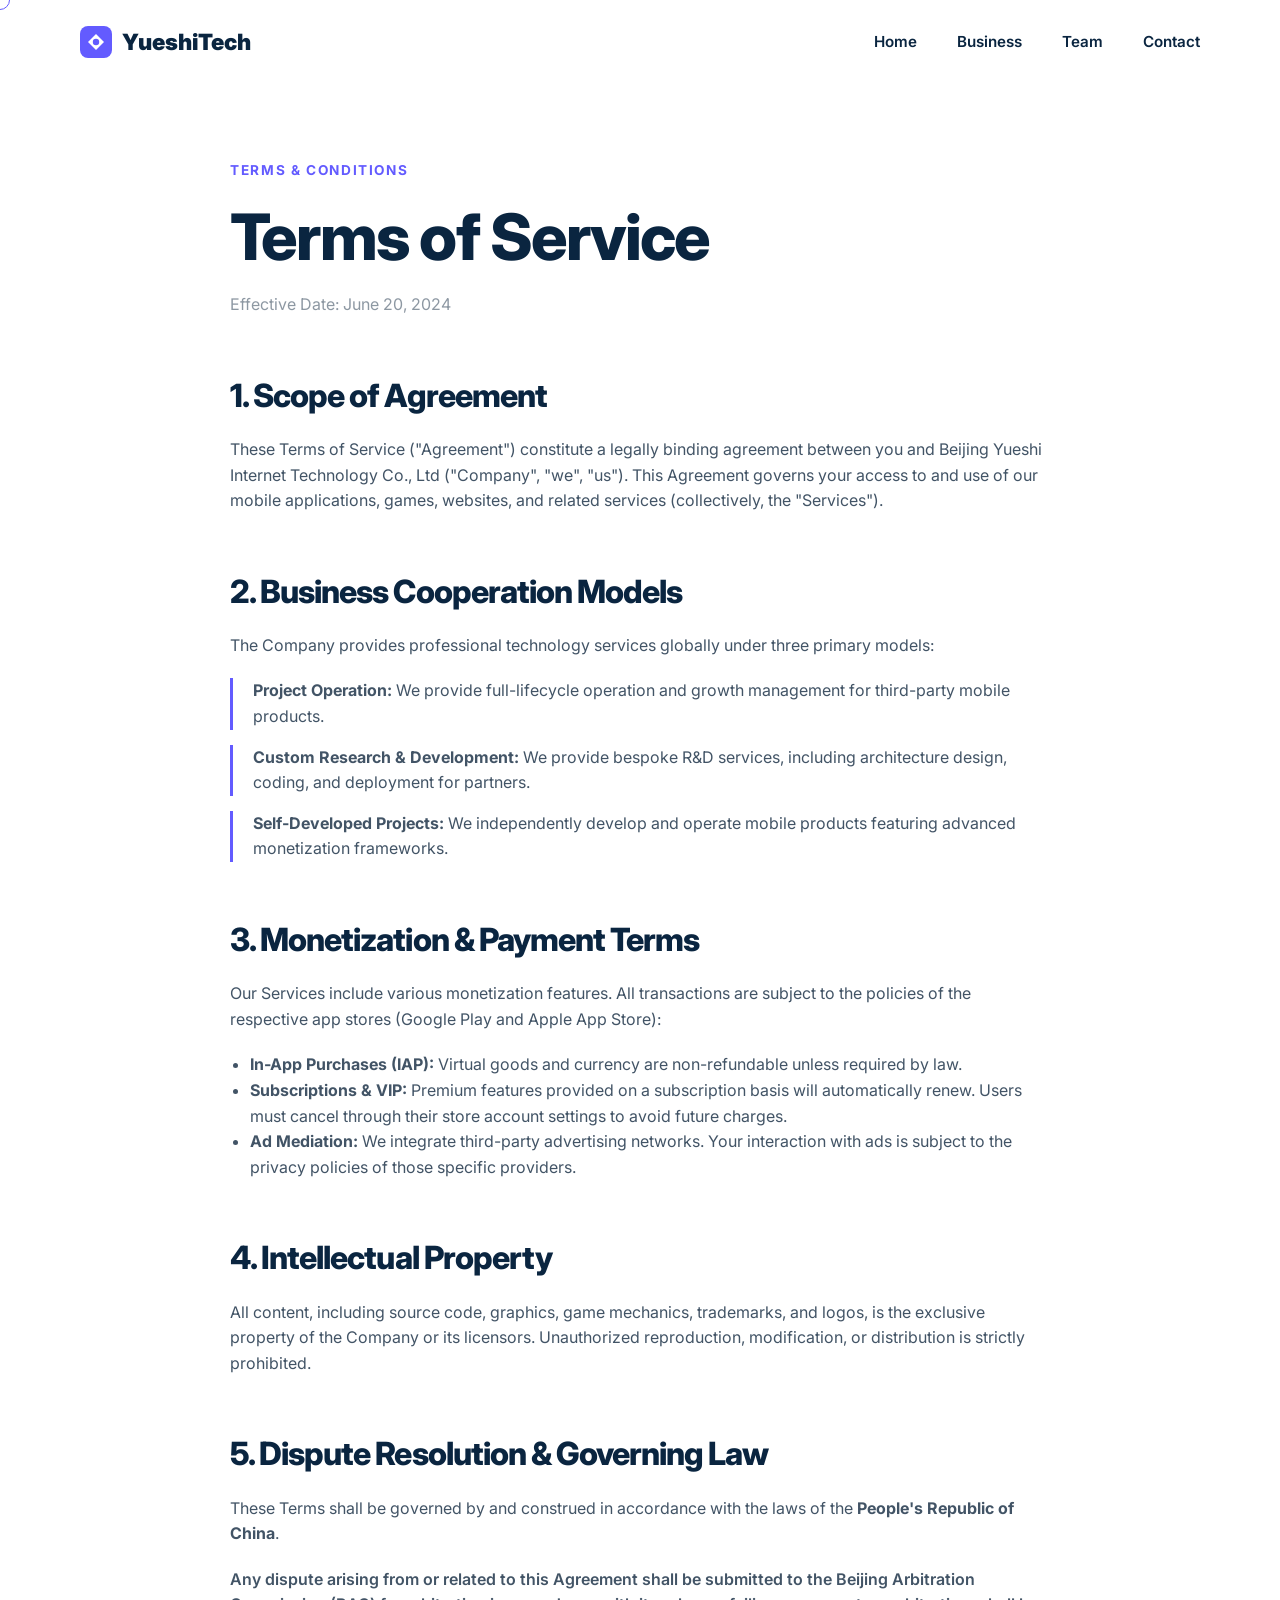
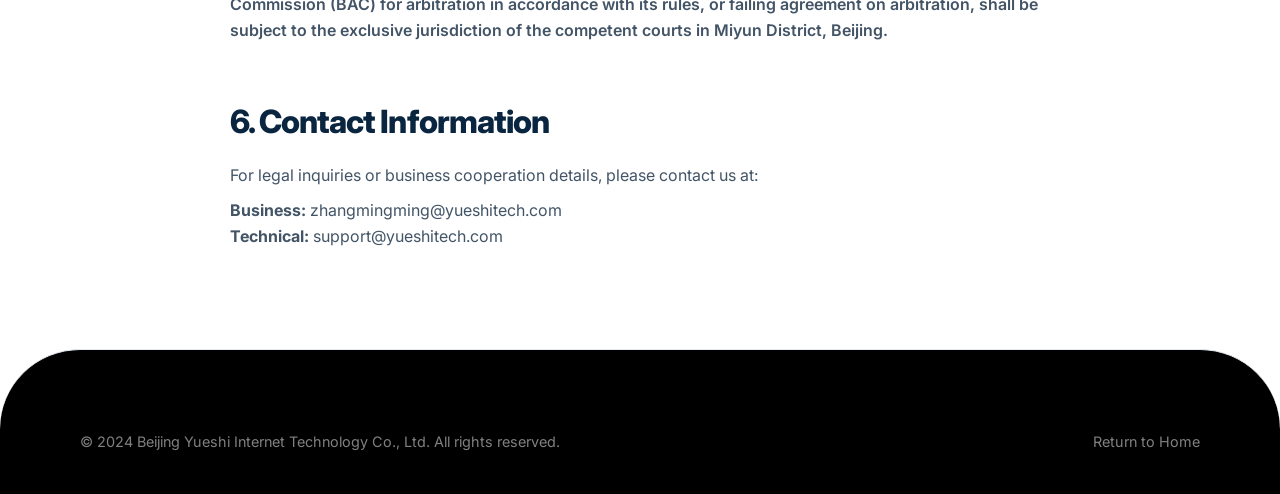
<file: terms.html>
<!DOCTYPE html>
<html lang="en">
<head>
    <meta charset="UTF-8">
    <meta name="viewport" content="width=device-width, initial-scale=1.0">
    <title>Terms of Service | Beijing Yueshi Internet Technology Co., Ltd</title>
    <link rel="stylesheet" href="css/style.css">
    <link rel="icon" href="svg/logo.svg" type="image/svg+xml">
    <link rel="preconnect" href="https://fonts.googleapis.com">
    <link rel="preconnect" href="https://fonts.gstatic.com" crossorigin>
    <link href="https://fonts.googleapis.com/css2?family=Inter:wght@400;600;700;800;900&display=swap" rel="stylesheet">
</head>
<body class="legal-page">
    <div class="cursor"></div>
    <header class="scrolled">
        <div class="container">
            <nav>
                <a href="index.html" class="logo">
                    <img src="svg/logo.svg" alt="Yueshi Logo" width="32" height="32">
                    <span>YueshiTech</span>
                </a>
                <ul class="nav-links">
                    <li><a href="index.html">Home</a></li>
                    <li><a href="business.html">Business</a></li>
                    <li><a href="team.html">Team</a></li>
                    <li><a href="contact.html">Contact</a></li>
                </ul>
            </nav>
        </div>
    </header>

    <main class="container legal-content" style="padding-top: 160px; padding-bottom: 100px; max-width: 900px;">
        <span class="section-tag">Terms & Conditions</span>
        <h1 style="font-size: 4rem; margin-bottom: 20px;">Terms of Service</h1>
        <p style="opacity: 0.6; margin-bottom: 60px;">Effective Date: June 20, 2024</p>

        <section style="margin-bottom: 60px;">
            <h2 style="font-size: 2rem; margin-bottom: 24px;">1. Scope of Agreement</h2>
            <p style="margin-bottom: 20px;">These Terms of Service ("Agreement") constitute a legally binding agreement between you and Beijing Yueshi Internet Technology Co., Ltd ("Company", "we", "us"). This Agreement governs your access to and use of our mobile applications, games, websites, and related services (collectively, the "Services").</p>
        </section>

        <section style="margin-bottom: 60px;">
            <h2 style="font-size: 2rem; margin-bottom: 24px;">2. Business Cooperation Models</h2>
            <p style="margin-bottom: 20px;">The Company provides professional technology services globally under three primary models:</p>
            <ul style="list-style: none; padding-left: 0;">
                <li style="margin-bottom: 15px; padding-left: 20px; border-left: 3px solid var(--primary-color);"><strong>Project Operation:</strong> We provide full-lifecycle operation and growth management for third-party mobile products.</li>
                <li style="margin-bottom: 15px; padding-left: 20px; border-left: 3px solid var(--primary-color);"><strong>Custom Research & Development:</strong> We provide bespoke R&D services, including architecture design, coding, and deployment for partners.</li>
                <li style="margin-bottom: 15px; padding-left: 20px; border-left: 3px solid var(--primary-color);"><strong>Self-Developed Projects:</strong> We independently develop and operate mobile products featuring advanced monetization frameworks.</li>
            </ul>
        </section>

        <section style="margin-bottom: 60px;">
            <h2 style="font-size: 2rem; margin-bottom: 24px;">3. Monetization & Payment Terms</h2>
            <p style="margin-bottom: 20px;">Our Services include various monetization features. All transactions are subject to the policies of the respective app stores (Google Play and Apple App Store):</p>
            <ul style="list-style: disc; padding-left: 20px;">
                <li><strong>In-App Purchases (IAP):</strong> Virtual goods and currency are non-refundable unless required by law.</li>
                <li><strong>Subscriptions & VIP:</strong> Premium features provided on a subscription basis will automatically renew. Users must cancel through their store account settings to avoid future charges.</li>
                <li><strong>Ad Mediation:</strong> We integrate third-party advertising networks. Your interaction with ads is subject to the privacy policies of those specific providers.</li>
            </ul>
        </section>

        <section style="margin-bottom: 60px;">
            <h2 style="font-size: 2rem; margin-bottom: 24px;">4. Intellectual Property</h2>
            <p>All content, including source code, graphics, game mechanics, trademarks, and logos, is the exclusive property of the Company or its licensors. Unauthorized reproduction, modification, or distribution is strictly prohibited.</p>
        </section>

        <section style="margin-bottom: 60px;">
            <h2 style="font-size: 2rem; margin-bottom: 24px;">5. Dispute Resolution & Governing Law</h2>
            <p style="margin-bottom: 20px;">These Terms shall be governed by and construed in accordance with the laws of the <strong>People's Republic of China</strong>.</p>
            <p style="font-weight: 600;">Any dispute arising from or related to this Agreement shall be submitted to the Beijing Arbitration Commission (BAC) for arbitration in accordance with its rules, or failing agreement on arbitration, shall be subject to the exclusive jurisdiction of the competent courts in Miyun District, Beijing.</p>
        </section>

        <section>
            <h2 style="font-size: 2rem; margin-bottom: 24px;">6. Contact Information</h2>
            <p>For legal inquiries or business cooperation details, please contact us at:</p>
            <p style="margin-top: 10px;"><strong>Business:</strong> zhangmingming@yueshitech.com</p>
            <p><strong>Technical:</strong> support@yueshitech.com</p>
        </section>
    </main>

    <footer style="background: #000; color: #fff; padding: 80px 0 40px; border-radius: 80px 80px 0 0;">
        <div class="container">
            <div style="display: flex; justify-content: space-between; align-items: center; opacity: 0.5; font-size: 0.9rem;">
                <p>&copy; 2024 Beijing Yueshi Internet Technology Co., Ltd. All rights reserved.</p>
                <a href="index.html" style="color: #fff; text-decoration: none;">Return to Home</a>
            </div>
        </div>
    </footer>
    <script src="js/script.js"></script>
</body>
</html>
</file>
<file: css/style.css>
:root {
    --primary-color: #635bff;
    --secondary-color: #0a2540;
    --text-color: #425466;
    --heading-color: #0a2540;
    --bg-light: #f6f9fc;
    --white: #ffffff;
    --accent-color: #00d4ff;
    --font-main: "Inter", -apple-system, BlinkMacSystemFont, "Segoe UI", Roboto, sans-serif;
    --transition: all 0.5s cubic-bezier(0.165, 0.84, 0.44, 1);
    --shadow-soft: 0 50px 100px -20px rgba(50,50,93,.12), 0 30px 60px -30px rgba(0,0,0,.15);
}

* { margin: 0; padding: 0; box-sizing: border-box; }

body {
    font-family: var(--font-main);
    line-height: 1.6;
    color: var(--text-color);
    background-color: var(--white);
    overflow-x: hidden;
    -webkit-font-smoothing: antialiased;
}

.container { max-width: 1200px; margin: 0 auto; padding: 0 40px; }

/* Custom Cursor */
.cursor {
    width: 20px; height: 20px; border: 1.5px solid var(--primary-color);
    border-radius: 50%; position: fixed; pointer-events: none;
    z-index: 9999; transition: transform 0.1s ease-out;
    display: none; transform: translate(-50%, -50%);
}
@media (min-width: 1024px) { .cursor { display: block; } }

/* Shared Typography */
h1, h2, h3, h4 { color: var(--heading-color); font-weight: 800; letter-spacing: -0.03em; line-height: 1.1; }
.section-tag { font-size: 0.85rem; font-weight: 700; text-transform: uppercase; color: var(--primary-color); letter-spacing: 0.12em; margin-bottom: 20px; display: block; }

/* Navigation */
header {
    width: 100%; position: fixed; top: 0; z-index: 1000;
    padding: 24px 0; transition: var(--transition);
}
header.scrolled {
    background: rgba(255, 255, 255, 0.95);
    backdrop-filter: blur(15px);
    padding: 16px 0;
    box-shadow: 0 1px 0 rgba(0,0,0,0.05);
}
nav { display: flex; justify-content: space-between; align-items: center; }
.logo { font-size: 1.4rem; font-weight: 900; text-decoration: none; color: var(--secondary-color); display: flex; align-items: center; gap: 10px; }
.logo img { width: 32px; height: 32px; }
.nav-links { display: flex; list-style: none; gap: 40px; }
.nav-links a { text-decoration: none; color: var(--secondary-color); font-weight: 600; font-size: 0.95rem; transition: opacity 0.3s; }
.nav-links a:hover { opacity: 0.6; }

/* --- Hero Section (Centered) --- */
.hero { position: relative; padding: 200px 0 120px; overflow: hidden; min-height: 90vh; display: flex; align-items: center; text-align: center; }
.hero::before {
    content: ''; position: absolute; width: 100%; height: 100%;
    top: 0; left: 0; background: var(--bg-light);
    transform: skewY(-6deg); transform-origin: 0; z-index: -1;
}

.hero-wrapper { width: 100%; }
.hero-content { max-width: 850px; margin: 0 auto; position: relative; z-index: 2; }
.hero h1 { font-size: clamp(3.5rem, 10vw, 6rem); margin-bottom: 24px; }
.hero p { font-size: 1.4rem; margin-bottom: 48px; opacity: 0.8; max-width: 650px; margin-left: auto; margin-right: auto; }

.hero-btns { display: flex; gap: 20px; justify-content: center; align-items: center; }

/* Hero Visual (Background Layer) */
.hero-visual {
    position: absolute; top: 50%; left: 50%; transform: translate(-50%, -50%);
    width: 100%; height: 100%; z-index: 1; pointer-events: none; opacity: 0.4;
}
.mesh-gradient {
    position: absolute; width: 100%; height: 100%;
    background: radial-gradient(circle at 50% 50%, rgba(99, 91, 255, 0.1) 0%, transparent 50%);
    filter: blur(60px);
}
.floating-icons .f-icon { position: absolute; opacity: 0.2; width: 60px; height: 60px; }
.i-1 { top: 20%; left: 15%; animation: float 6s infinite ease-in-out; }
.i-2 { top: 25%; right: 15%; animation: float 6s infinite ease-in-out 1s; }
.i-3 { bottom: 20%; left: 20%; animation: float 6s infinite ease-in-out 2s; }

@keyframes float {
    0%, 100% { transform: translateY(0); }
    50% { transform: translateY(-20px); }
}

/* Marquee bar stay at bottom */
.marquee-bar {
    position: absolute; bottom: 0; width: 100%; overflow: hidden;
    padding: 32px 0; border-top: 1px solid rgba(0,0,0,0.05); background: rgba(255,255,255,0.5);
}
.marquee-content { display: inline-block; animation: marquee 60s linear infinite; white-space: nowrap; }
@keyframes marquee { 0% { transform: translateX(0); } 100% { transform: translateX(-50%); } }
.marquee-content span { font-size: 1.1rem; font-weight: 800; text-transform: uppercase; color: #eee; margin-right: 60px; -webkit-text-stroke: 1px #ccc; }

/* --- Bento Grid (Business) --- */
.section { padding: 120px 0; }
.bento-grid { display: grid; grid-template-columns: repeat(12, 1fr); gap: 24px; }
.bento-item { background: var(--white); border-radius: 24px; padding: 48px; border: 1px solid #e6ebf1; transition: var(--transition); }
.bento-item:hover { transform: translateY(-8px); box-shadow: 0 30px 60px -12px rgba(50,50,93,0.12); border-color: transparent; }
.bento-item.large { grid-column: span 8; }
.bento-item.small { grid-column: span 4; }
.bento-item.full { grid-column: span 12; }
.bento-item h3 { font-size: 2rem; margin-bottom: 16px; }
.feature-icon { width: 48px; height: 48px; margin-bottom: 24px; }

/* --- Team Section --- */
.team-grid { display: grid; grid-template-columns: repeat(auto-fit, minmax(300px, 1fr)); gap: 32px; }
.team-card { padding: 48px; background: var(--bg-light); border-radius: 24px; transition: var(--transition); }
.team-card .alumni-tag { font-size: 3rem; font-weight: 900; opacity: 0.1; color: var(--primary-color); display: block; margin-bottom: 10px; }

/* --- Stats (Centered) --- */
.stats-section { background: var(--white); border-top: 1px solid #eee; }
.stats-grid { display: grid; grid-template-columns: repeat(4, 1fr); gap: 32px; text-align: center; }
.stat-item h4 { font-size: 3.5rem; color: var(--primary-color); margin-bottom: 10px; }
.stat-item p { font-size: 0.9rem; text-transform: uppercase; font-weight: 700; opacity: 0.5; }

/* Footer */
footer { background: #f6f9fc; padding: 100px 0 40px; border-top: 1px solid #e6ebf1; }
.footer-grid { display: grid; grid-template-columns: 2.5fr repeat(3, 1fr); gap: 60px; margin-bottom: 80px; }
.footer-links h4 { font-size: 0.9rem; text-transform: uppercase; margin-bottom: 24px; color: var(--secondary-color); }
.footer-links ul { list-style: none; }
.footer-links li { margin-bottom: 12px; }
.footer-links a { text-decoration: none; color: var(--text-color); font-size: 0.95rem; transition: color 0.3s; }
.footer-links a:hover { color: var(--primary-color); }
.footer-bottom { display: flex; justify-content: space-between; align-items: center; padding-top: 40px; border-top: 1px solid #e6ebf1; font-size: 0.85rem; }

/* Buttons */
.btn { display: inline-block; padding: 16px 32px; border-radius: 100px; text-decoration: none; font-weight: 700; transition: var(--transition); cursor: pointer; border: none; font-size: 1rem; }
.btn-primary { background: var(--primary-color); color: white; box-shadow: 0 4px 6px rgba(50,50,93,0.11); }
.btn-primary:hover { background: #7795f8; transform: translateY(-2px); box-shadow: 0 7px 14px rgba(50,50,93,0.1); }
.btn-secondary { background: transparent; color: var(--secondary-color); }
.btn-secondary:hover { color: var(--primary-color); }

@media (max-width: 1024px) {
    .container { padding: 0 30px; }
    .footer-grid { grid-template-columns: 1fr 1fr; }
    .stats-grid { grid-template-columns: 1fr 1fr; }
    .bento-item.large, .bento-item.small { grid-column: span 12; }
    .hero h1 { font-size: 3.5rem; }
}
@media (max-width: 768px) {
    .footer-grid { grid-template-columns: 1fr; }
    .stats-grid { grid-template-columns: 1fr; }
    .hero-btns { flex-direction: column; }
}
</file>
